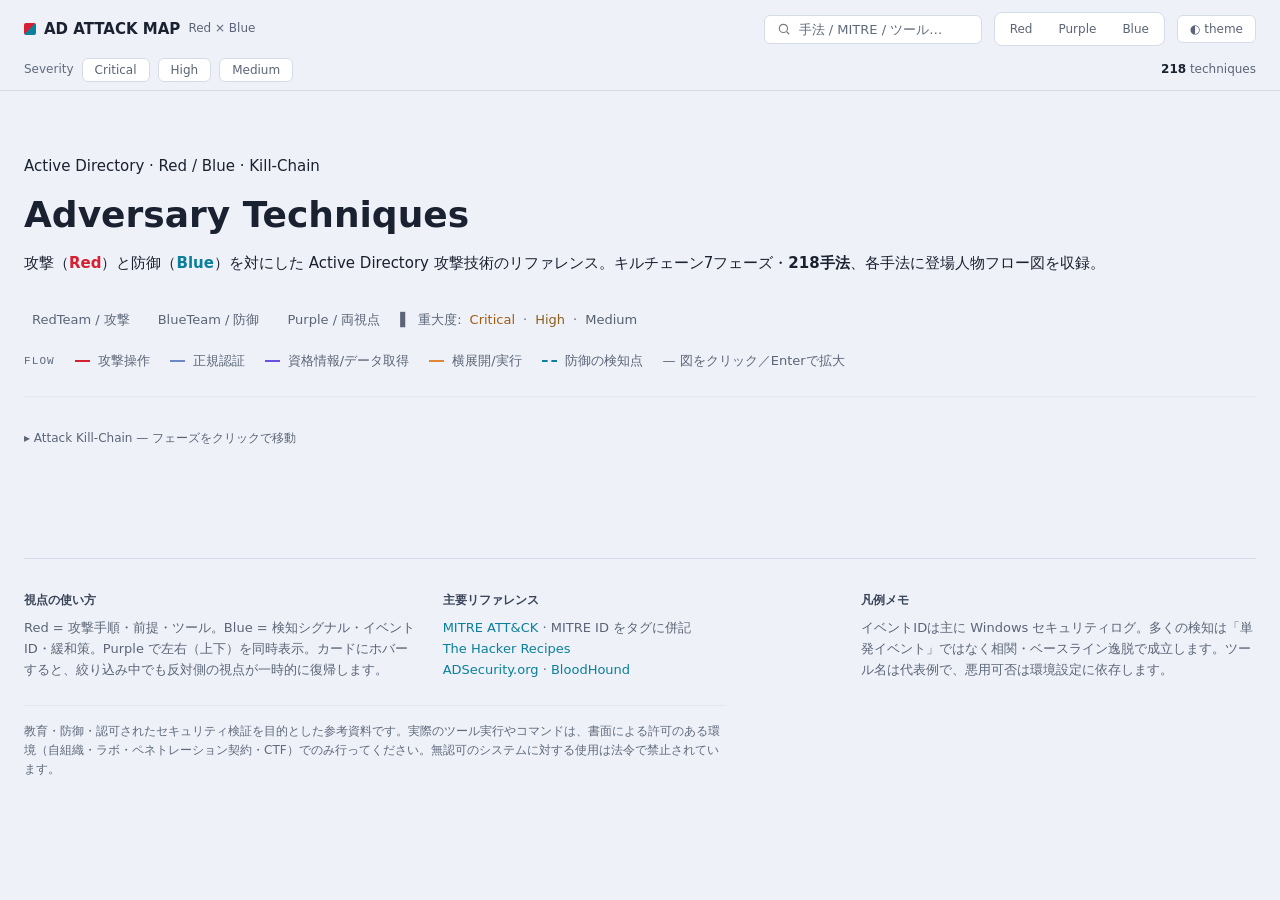
<file: ad-attack-map.html>
<!doctype html>
<html lang="ja">
<head>
<meta charset="utf-8">
<meta name="viewport" content="width=device-width, initial-scale=1">
<meta name="color-scheme" content="dark light">
<title>AD Attack Map — Red / Blue</title>
<link rel="stylesheet" href="css/styles.css">
</head>
<body>
<header class="topbar">
  <div class="topbar-inner">
    <div class="brand">
      <span class="dot" aria-hidden="true"></span>
      <b>AD ATTACK MAP</b>
      <span>Red × Blue</span>
    </div>
    <div class="spacer"></div>
    <span class="search">
      <svg aria-hidden="true" width="14" height="14" viewBox="0 0 24 24" fill="none" stroke="currentColor" stroke-width="2"><circle cx="11" cy="11" r="7"/><path d="m21 21-4.3-4.3"/></svg>
      <input id="q" type="search" aria-label="手法名・MITRE ID・ツール名で検索" placeholder="手法 / MITRE / ツール…" autocomplete="off" />
    </span>
    <div class="segmented" role="group" aria-label="表示視点（強調するレーンを切替）">
      <button data-view="red" aria-pressed="false" title="攻撃(Red)側を強調表示">Red</button>
      <button data-view="purple" aria-pressed="false" title="攻撃・防御の両方を表示">Purple</button>
      <button data-view="blue" aria-pressed="false" title="防御(Blue)側を強調表示">Blue</button>
    </div>
    <button class="iconbtn" id="themeBtn" aria-label="配色テーマを切替（ダーク／ライト）">◐ theme</button>
  </div>
  <div class="topbar-filters">
    <span class="fl">Severity</span>
    <button class="chip crit" data-sev="Critical" aria-pressed="false">Critical</button>
    <button class="chip" data-sev="High" aria-pressed="false">High</button>
    <button class="chip" data-sev="Medium" aria-pressed="false">Medium</button>
    <button class="clearbtn" id="clearFilters" hidden>× 絞り込み解除</button>
    <span class="rescount" id="rescount" role="status" aria-live="polite"><b>218</b> techniques</span>
  </div>
</header>

<div class="wrap">
  <section class="hero" aria-label="概要">
    <p class="eyebrow">Active Directory · <span class="rt">Red</span> / <span class="bt">Blue</span> · Kill-Chain</p>
    <h1 class="title">Adversary Techniques</h1>
    <p class="lede">攻撃（<b style="color:var(--offense)">Red</b>）と防御（<b style="color:var(--defense)">Blue</b>）を対にした Active Directory 攻撃技術のリファレンス。キルチェーン7フェーズ・<b>218手法</b>、各手法に登場人物フロー図を収録。</p>

    <div class="stats" id="stats"></div>

    <div class="legend">
      <span class="k"><span class="sw off"></span> RedTeam / 攻撃</span>
      <span class="k"><span class="sw def"></span> BlueTeam / 防御</span>
      <span class="k"><span class="sw pur"></span> Purple / 両視点</span>
      <span class="k"><span class="diamond">▌</span> 重大度: <span style="color:var(--sev-crit)">Critical</span> · <span style="color:var(--sev-high)">High</span> · <span style="color:var(--sev-med)">Medium</span></span>
    </div>

    <div class="legend flow">
      <span class="k" style="color:var(--faint);font-family:var(--mono);font-size:11px;letter-spacing:.1em">FLOW</span>
      <span class="k"><i class="ln k-attack"></i>攻撃操作</span>
      <span class="k"><i class="ln k-auth"></i>正規認証</span>
      <span class="k"><i class="ln k-data"></i>資格情報/データ取得</span>
      <span class="k"><i class="ln k-move"></i>横展開/実行</span>
      <span class="k"><i class="ln k-defense"></i>防御の検知点</span>
      <span class="k" style="color:var(--muted)">— 図をクリック／Enterで拡大</span>
    </div>
  </section>

  <nav class="spine-sec" aria-label="キルチェーン（フェーズへ移動）">
    <p class="spine-title">▸ Attack Kill-Chain — フェーズをクリックで移動</p>
    <div class="spine" id="spine"></div>
  </nav>

  <main id="main"></main>
  <div class="noresult" id="noresult">// 条件に一致する技術がありません — <button class="clearbtn" id="clearFilters2">絞り込みを解除</button></div>

  <footer>
    <div class="fgrid">
      <div>
        <h4>視点の使い方</h4>
        Red = 攻撃手順・前提・ツール。Blue = 検知シグナル・イベントID・緩和策。Purple で左右（上下）を同時表示。カードにホバーすると、絞り込み中でも反対側の視点が一時的に復帰します。
      </div>
      <div>
        <h4>主要リファレンス</h4>
        <a href="https://attack.mitre.org/" target="_blank" rel="noopener">MITRE ATT&amp;CK</a> · MITRE ID をタグに併記<br>
        <a href="https://www.thehacker.recipes/" target="_blank" rel="noopener">The Hacker Recipes</a><br>
        <a href="https://adsecurity.org/" target="_blank" rel="noopener">ADSecurity.org</a> · <a href="https://bloodhound.specterops.io/" target="_blank" rel="noopener">BloodHound</a>
      </div>
      <div>
        <h4>凡例メモ</h4>
        イベントIDは主に Windows セキュリティログ。多くの検知は「単発イベント」ではなく相関・ベースライン逸脱で成立します。ツール名は代表例で、悪用可否は環境設定に依存します。
      </div>
    </div>
    <p class="disc">教育・防御・認可されたセキュリティ検証を目的とした参考資料です。実際のツール実行やコマンドは、書面による許可のある環境（自組織・ラボ・ペネトレーション契約・CTF）でのみ行ってください。無認可のシステムに対する使用は法令で禁止されています。</p>
  </footer>
</div>

<div class="modal" id="modal" hidden>
  <div class="modal-backdrop" data-close></div>
  <div class="modal-card" role="dialog" aria-modal="true" aria-labelledby="m-title">
    <button class="modal-x" data-close aria-label="閉じる">✕</button>
    <div class="modal-body" id="modal-body"></div>
  </div>
</div>
<script src="js/data/phases.js"></script>
<script src="js/data/attacks.js"></script>
<script src="js/data/scenarios.js"></script>
<script src="js/util.js"></script>
<script src="js/components.js"></script>
<script src="js/diagram.js"></script>
<script src="js/views.js"></script>
<script src="js/modal.js"></script>
<script src="js/app.js"></script>
</body>
</html>
</file>
<file: css/styles.css>
@charset "utf-8";

/* styles.css — shared stylesheet for the attack map (index.html) and the
   concepts glossary (concepts.html). concepts.css (loaded only on the
   glossary page) adds glossary-only rules on top of the tokens and
   components defined here. */

/* ==========================================================================
   DESIGN TOKENS
   ========================================================================== */

/* Dark = the default world. Applies with no data-theme attribute set
   (regardless of OS preference) and whenever data-theme="dark" is forced. */
:root,
:root[data-theme="dark"] {
    /* cool-biased neutrals — dark is the primary world */
    --ground: #0a0d14;
    --ground-2: #0d111b;
    --panel: #141a26;
    --panel-2: #1a2130;
    --line: #262f40;
    --line-soft: #1c2433;
    --ink: #d7deec;
    --ink-2: #aab4c8;
    --muted: #7c889e;
    --faint: #808ca2;

    /* structural accents: offense / defense / purple-team */
    --offense: #f24c5c;
    --offense-dim: #b8404c;
    --offense-glow: rgba(242, 76, 92, 0.14);
    --offense-line: rgba(242, 76, 92, 0.32);
    --defense: #33bdd6;
    --defense-dim: #2f94a6;
    --defense-glow: rgba(51, 189, 214, 0.13);
    --defense-line: rgba(51, 189, 214, 0.30);
    --purple: #9b83f9;
    --purple-dim: #7a66d6;
    --purple-glow: rgba(155, 131, 249, 0.16);

    /* Ink for text sitting ON an accent fill. The accents are light in this
       theme and dark in the light theme, so the readable ink has to flip with
       them — a fixed #fff measured 3.52:1 on --offense and 3.00:1 on --purple
       (the latter being the default view, i.e. the most-seen state on the site). */
    --on-offense: var(--ground);
    --on-defense: #06222a;
    --on-purple: var(--ground);

    /* severity (amber ramp — the only warm hue, reserved) */
    --sev-crit: #f0a13a;
    --sev-high: #c98f4a;
    --sev-med: #7f8a9e;

    --shadow: 0 1px 2px rgba(0,0,0,0.26);
  }

  /* Light palette. NOTE: this palette is intentionally written TWICE — once
     inside the @media block below (applies when the OS prefers light and no
     theme is forced) and once as the explicit [data-theme="light"] override
     right after it. Plain CSS cannot share one declaration block across a
     media query and a top-level rule. If you change a value here, change the
     matching value in the other block too — they must stay in sync. */
  @media (prefers-color-scheme: light) {
    /* :not([data-theme="dark"]) is required here: without it, this block
       would re-apply the light palette even when data-theme="dark" is
       forced on an OS-light machine. */
    :root:not([data-theme="dark"]) {
      --ground: #eef1f7;
      --ground-2: #e7ebf3;
      --panel: #ffffff;
      --panel-2: #f5f7fb;
      --line: #d5dbe7;
      --line-soft: #e3e8f0;
      --ink: #1a2130;
      --ink-2: #3a4459;
      --muted: #5b6577;
      --faint: #5f6a7d;
      --offense: #d61f30;
      --offense-dim: #b23543;
      --offense-glow: rgba(214, 31, 48, 0.08);
      --offense-line: rgba(214, 31, 48, 0.28);
      --defense: #0b7f9b;
      --defense-dim: #2c7d90;
      --defense-glow: rgba(11, 127, 155, 0.08);
      --defense-line: rgba(11, 127, 155, 0.26);
      --purple: #6b4fe0;
      --purple-dim: #7a66d6;
      --purple-glow: rgba(107, 79, 224, 0.10);
      /* accents are dark here, so white is the readable ink (see the dark block) */
      --on-offense: #fff;
      --on-defense: #fff;
      --on-purple: #fff;
      --sev-crit: #a05c10;
      --sev-high: #8a611c;
      --sev-med: #556070;
      --shadow: 0 1px 2px rgba(20,30,50,0.05);
    }
  }
  /* Same light palette as above (kept in sync — see note above). This
     selector has the same specificity as :root:not([data-theme="dark"])
     above, so it must come AFTER the media query in source order to
     correctly win when data-theme="light" is forced on an OS-light machine;
     it simply doesn't match at all when the OS prefers dark. */
  :root[data-theme="light"] {
    --ground: #eef1f7;
    --ground-2: #e7ebf3;
    --panel: #ffffff;
    --panel-2: #f5f7fb;
    --line: #d5dbe7;
    --line-soft: #e3e8f0;
    --ink: #1a2130;
    --ink-2: #3a4459;
    --muted: #5b6577;
    --faint: #5f6a7d;
    --offense: #d61f30;
    --offense-dim: #b23543;
    --offense-glow: rgba(214, 31, 48, 0.08);
    --offense-line: rgba(214, 31, 48, 0.28);
    --defense: #0b7f9b;
    --defense-dim: #2c7d90;
    --defense-glow: rgba(11, 127, 155, 0.08);
    --defense-line: rgba(11, 127, 155, 0.26);
    --purple: #6b4fe0;
    --purple-dim: #7a66d6;
    --purple-glow: rgba(107, 79, 224, 0.10);
    /* accents are dark here, so white is the readable ink (see the dark block) */
    --on-offense: #fff;
    --on-defense: #fff;
    --on-purple: #fff;
    --sev-crit: #a05c10;
    --sev-high: #8a611c;
    --sev-med: #556070;
    --shadow: 0 1px 2px rgba(20,30,50,0.05);
  }

  /* theme-independent tokens (identical in both themes) */
  :root {
    --radius: 5px;
    /* Page width cap shared by .wrap and both topbar rows. Was a hard 1360px,
       which left ~600px of dead space per side on 2560px screens. Set a length
       here (e.g. 2400px) if full width ever feels too wide on ultrawide. */
    --page-max: none;
    --mono: "Cascadia Code", "JetBrains Mono", ui-monospace, "SF Mono", Consolas, "Liberation Mono", monospace;
    --sans: "Segoe UI", "Yu Gothic UI", "Hiragino Kaku Gothic ProN", "Noto Sans JP", system-ui, -apple-system, sans-serif;
  }

  /* ==========================================================================
     BASE + LAYOUT
     ========================================================================== */

  * { box-sizing: border-box; }
  html { scroll-behavior: smooth; }
  @media (prefers-reduced-motion: reduce) { html { scroll-behavior: auto; } }

  body {
    margin: 0;
    background: var(--ground);
    color: var(--ink);
    font-family: var(--sans);
    line-height: 1.6;
    -webkit-font-smoothing: antialiased;
    font-size: 15px;
  }

  .wrap { max-width: var(--page-max); margin: 0 auto; padding: 0 24px; }

  /* ==========================================================================
     TOP BAR
     ========================================================================== */
  .topbar {
    position: sticky; top: 0; z-index: 50;
    backdrop-filter: blur(12px);
    background: color-mix(in srgb, var(--ground) 82%, transparent);
    border-bottom: 1px solid var(--line);
  }
  .topbar-inner { display: flex; align-items: center; gap: 12px; padding: 12px 24px; max-width: var(--page-max); margin: 0 auto; flex-wrap: wrap; }
  .brand { display: flex; align-items: center; gap: 8px; font-family: var(--sans); font-weight: 600; }
  .brand .dot { width: 12px; height: 12px; border-radius: 2px;
    background: linear-gradient(135deg, var(--offense) 0 50%, var(--defense) 50% 100%); }
  .brand b { font-size: 15px; }
  .brand span { color: var(--muted); font-weight: 500; font-size: 12px; }
  .spacer { flex: 1 1 auto; }

  .search {
    display: flex; align-items: center; gap: 8px;
    background: var(--panel); border: 1px solid var(--line); border-radius: 6px;
    padding: 2px 12px; min-width: 180px;
  }
  .search input {
    border: 0; background: transparent; color: var(--ink); font-family: var(--sans); font-size: 13px; width: 100%; outline: none; padding: 4px 0;
  }
  .search input::placeholder { color: var(--faint); }
  .search svg { flex: none; opacity: 0.6; }

  /* view toggle */
  .segmented { display: inline-flex; background: var(--panel); border: 1px solid var(--line); border-radius: 8px; padding: 3px; gap: 2px; }
  .segmented button {
    font-family: var(--sans); font-size: 12px; font-weight: 500;
    border: 0; background: transparent; color: var(--muted); padding: 6px 12px; border-radius: 5px; cursor: pointer;
    transition: color .18s, background .18s, box-shadow .18s;
  }
  .segmented button:hover { color: var(--ink); }
  .segmented button.active { color: #fff; }
  /* Ink comes from the --on-* tokens so it flips with the palette; see the note
     beside them in DESIGN TOKENS. The previous fixed values failed AA on the
     dark theme's red (3.52:1) and purple (3.00:1) and on the light theme's
     blue (3.50:1) — the purple one being the default view. */
  body[data-view="red"] .segmented button[data-view="red"] { background: var(--offense); color: var(--on-offense); }
  body[data-view="purple"] .segmented button[data-view="purple"] { background: var(--purple); color: var(--on-purple); }
  body[data-view="blue"] .segmented button[data-view="blue"] { background: var(--defense); color: var(--on-defense); }

  .iconbtn { display: inline-flex; align-items: center; gap: 6px; font-family: var(--sans); font-size: 12px; background: var(--panel); border: 1px solid var(--line); color: var(--muted); border-radius: 6px; padding: 6px 12px; cursor: pointer; transition: color .18s, border-color .18s; }
  a.iconbtn { text-decoration: none; }
  .iconbtn svg { flex: none; }
  a.iconbtn:hover { color: var(--ink); border-color: var(--muted); }
  .iconbtn:hover { color: var(--ink); border-color: var(--muted); }

  /* sticky filter row (inside topbar) */
  .topbar-filters { display: flex; align-items: center; gap: 8px; flex-wrap: wrap; padding: 0 24px 8px; max-width: var(--page-max); margin: 0 auto; }
  .topbar-filters .fl { font-family: var(--sans); font-size: 12px; color: var(--faint); }
  .rescount { font-family: var(--sans); font-size: 12px; color: var(--muted); margin-left: auto; font-variant-numeric: tabular-nums; }
  .rescount b { color: var(--ink); }
  .clearbtn { font-family: var(--sans); font-size: 12px; background: transparent; border: 1px solid var(--line); color: var(--muted); border-radius: 6px; padding: 4px 12px; cursor: pointer; }
  .clearbtn:hover { color: var(--ink); border-color: var(--muted); }
  .clearbtn[hidden] { display: none; }

  /* ==========================================================================
     HERO + STATS
     ========================================================================== */
  .hero { padding: 48px 0 24px; border-bottom: 1px solid var(--line-soft); }
  h1.title { font-family: var(--sans); font-weight: 600; font-size: clamp(26px, 3.2vw, 36px); line-height: 1.2; margin: 0 0 12px; text-wrap: balance; }

  /* dataset counts: one quiet line, not a row of equal tiles */
  .stats { display: flex; flex-wrap: wrap; gap: 4px 20px; margin: 0; font-size: 13px; color: var(--muted); }
  .stat .n { font-family: var(--mono); font-size: 14px; font-weight: 500; color: var(--ink); font-variant-numeric: tabular-nums; margin-right: 4px; }
  .stat.crit .n { color: var(--sev-crit); }

  /* legend */
  .legend { display: flex; flex-wrap: wrap; gap: 8px 20px; margin: 20px 0 0; font-size: 13px; color: var(--muted); align-items: center; }
  .legend .k { display: inline-flex; align-items: center; gap: 8px; }
  .legend .lg-label { color: var(--faint); }

  /* ==========================================================================
     KILL-CHAIN SPINE
     ========================================================================== */
  .spine-sec { padding: 32px 0 8px; }
  .spine-title { font-family: var(--sans); font-size: 12px; color: var(--muted); margin: 0 0 12px; }
  .spine { display: grid; grid-auto-flow: column; grid-auto-columns: 1fr; gap: 0; align-items: stretch; overflow-x: auto; padding-bottom: 8px; }
  .phase-node {
    position: relative; text-align: left; background: var(--panel); border: 1px solid var(--line);
    padding: 16px; cursor: pointer; text-decoration: none; color: inherit; min-width: 150px;
    display: flex; flex-direction: column; gap: 4px; transition: border-color .2s, transform .2s, background .2s;
    font: inherit; font-family: var(--sans);
  }
  .phase-node:first-child { border-top-left-radius: var(--radius); border-bottom-left-radius: var(--radius); }
  .phase-node:last-child { border-top-right-radius: var(--radius); border-bottom-right-radius: var(--radius); }
  .phase-node + .phase-node { border-left: 0; }
  .phase-node:hover { background: var(--panel-2); border-color: var(--muted); z-index: 2; }
  .phase-node.disabled { opacity: 0.4; pointer-events: none; }
  .phase-node[aria-expanded="true"] { background: var(--panel-2); border-color: var(--muted); z-index: 2; }
  .phase-node .pnum { font-family: var(--mono); font-size: 12px; color: var(--faint); }
  .phase-node .pname { font-weight: 600; font-size: 14px; line-height: 1.25; }
  .phase-node .pcount { font-family: var(--sans); font-size: 11px; color: var(--muted); margin-top: 4px; }
  .phase-node .rail { display: none; }
  .phase-node .arrow { position: absolute; right: -9px; top: 50%; transform: translateY(-50%); z-index: 3; color: var(--line); transition: transform .18s; }
  .phase-node:last-child .arrow { display: none; }
  .phase-node[aria-expanded="true"] .arrow { transform: translateY(-50%) rotate(90deg); }

  /* ==========================================================================
     SPINE TOC — phase accordion panel
     ========================================================================== */
  .spine-toc { margin-top: 10px; }
  .spine-toc[hidden] { display: none; }
  .ptoc { border: 1px solid var(--line); border-radius: var(--radius); background: var(--panel); padding: 12px 16px 16px; }
  .ptoc[hidden] { display: none; }
  .ptoc-head { display: flex; align-items: baseline; gap: 10px; border-bottom: 1px solid var(--line); padding-bottom: 8px; margin-bottom: 10px; }
  .ptoc-head .ptoc-idx { font-family: var(--mono); font-size: 11px; color: var(--faint); }
  .ptoc-head .ptoc-name { font-weight: 600; font-size: 15px; }
  .ptoc-group { font-family: var(--sans); font-size: 12px; color: var(--muted); margin: 12px 0 8px; }
  .ptoc-group .ptoc-gc { color: var(--faint); }
  .ptoc-body { display: grid; grid-template-columns: repeat(auto-fill, minmax(300px, 1fr)); gap: 2px 16px; }
  .ptoc-item { display: flex; align-items: baseline; gap: 10px; padding: 6px 12px; border: 0; border-left: 2px solid var(--line); background: transparent; cursor: pointer; text-align: left; font-family: inherit; color: var(--ink-2); font-size: 13px; transition: background .14s, color .14s, border-color .14s; }
  .ptoc-item:hover { background: var(--panel-2); color: var(--ink); border-left-color: var(--muted); }
  .ptoc-item.sev-Critical { border-left-color: var(--sev-crit); }
  .ptoc-item.sev-High { border-left-color: var(--sev-high); }
  .ptoc-item .ptoc-t { flex: 1; font-weight: 500; }
  .ptoc-item .ptoc-meta { font-family: var(--mono); font-size: 11px; color: var(--faint); }
  .card { scroll-margin-top: 90px; }
  .card.flash { animation: cardflash 1.1s ease; }
  @keyframes cardflash { 0% { border-color: var(--defense); box-shadow: 0 0 0 3px var(--defense-glow); } 100% { } }
  @media (prefers-reduced-motion: reduce) { .card.flash { animation: none; } }

  /* ==========================================================================
     PHASE + GROUP HEADINGS
     ========================================================================== */
  main { padding: 10px 0 40px; }
  .phase-block { padding: 32px 0 8px; scroll-margin-top: 76px; }
  .phase-head { display: flex; align-items: baseline; gap: 12px; margin: 0 0 4px; flex-wrap: wrap; }
  .phase-head .idx { font-family: var(--mono); font-size: 13px; color: var(--ink-2); font-weight: 500; }
  .phase-head h2 { font-family: var(--sans); font-size: 22px; margin: 0; font-weight: 600; letter-spacing: -0.01em; }
  .phase-head .cnt { font-family: var(--sans); font-size: 12px; color: var(--faint); margin-left: auto; }
  .phase-desc { color: var(--ink-2); font-size: 14px; margin: 8px 0 20px; max-width: 90ch; }

  .group-label { font-family: var(--sans); font-size: 12px; color: var(--muted); margin: 24px 0 12px; display: flex; align-items: center; gap: 10px; }
  .group-label::after { content: ""; flex: 1; height: 1px; background: var(--line-soft); }

  /* ==========================================================================
     CARD GRID
     ========================================================================== */
  /* CSS Grid (was multi-column masonry). Grid lays out incrementally, keeps
     lazily-filled cards from re-balancing/jumping the whole column on scroll,
     and pairs cleanly with .card's content-visibility for a fast first paint. */
  .grid { display: grid; grid-template-columns: repeat(auto-fill, minmax(320px, 1fr)); gap: 14px; align-items: start; }
  .gcount { font-family: var(--mono); color: var(--faint); font-size: 11px; }

  /* ==========================================================================
     CARD
     ========================================================================== */
  .card {
    background: var(--panel); border: 1px solid var(--line); border-radius: var(--radius);
    overflow: hidden; box-shadow: var(--shadow); position: relative;
    display: flex; flex-direction: column;
    transition: border-color .16s;
    content-visibility: auto; contain-intrinsic-size: auto 560px;
  }
  .card:hover { border-color: var(--muted); }
  .card-body[data-lazy] { min-height: 360px; }

  .card-head { padding: 16px 16px 12px; border-bottom: 1px solid var(--line-soft); }
  .card-title-row { display: flex; align-items: flex-start; gap: 10px; }
  .card h3 { font-size: 16px; margin: 0; font-weight: 600; line-height: 1.3; }
  .card .aka { color: var(--muted); font-size: 12px; font-family: var(--mono); margin-top: 4px; }
  .sev-badge { flex: none; margin-left: auto; font-family: var(--sans); font-size: 11px; font-weight: 500; padding: 2px 8px; border-radius: 4px; white-space: nowrap; }
  .sev-Critical .sev-badge { color: var(--sev-crit); background: color-mix(in srgb, var(--sev-crit) 15%, transparent); border: 1px solid color-mix(in srgb, var(--sev-crit) 45%, transparent); }
  .sev-High .sev-badge { color: var(--sev-high); background: color-mix(in srgb, var(--sev-high) 13%, transparent); border: 1px solid color-mix(in srgb, var(--sev-high) 40%, transparent); }
  .sev-Medium .sev-badge { color: var(--sev-med); background: color-mix(in srgb, var(--sev-med) 14%, transparent); border: 1px solid color-mix(in srgb, var(--sev-med) 38%, transparent); }

  .summary { color: var(--ink-2); font-size: 14px; margin: 8px 0 12px; }

  .tags { display: flex; flex-wrap: wrap; gap: 6px; }
  .tag { font-family: var(--mono); font-size: 11px; color: var(--muted); background: var(--panel-2); border-radius: 4px; padding: 2px 6px; }
  .tag.mitre { color: var(--ink-2); }
  .tag.cve { color: var(--sev-crit); }

  /* ==========================================================================
     LANES + HUNT BLOCKS
     ========================================================================== */
  /* offense / defense split */
  /* minmax(0, 1fr), not 1fr: a bare `1fr` is minmax(auto, 1fr), and the `auto`
     minimum is min-content. The hunt blocks contain <pre class="kql"> with
     white-space:pre, whose min-content width is the longest query line — so an
     opened query block stretched the lane to ~1065px inside a 399px card and
     .card{overflow:hidden} silently clipped two thirds of the prose. */
  .split { display: grid; grid-template-columns: minmax(0, 1fr); }
  .lane { min-width: 0; padding: 12px 16px; transition: opacity .28s, filter .28s; }
  .lane.off { border-bottom: 1px solid var(--line-soft); }
  .lane-head { display: flex; align-items: center; gap: 8px; font-family: var(--sans); font-size: 12px; font-weight: 600; margin-bottom: 8px; }
  /* Mixed toward --ink so the label gains contrast in both themes (ink is light
     on dark, dark on light). Plain --offense on the red lane tint was 4.27:1. */
  .lane.off .lane-head, .m-lane.off h3 { color: color-mix(in srgb, var(--offense) 80%, var(--ink)); }
  .lane.def .lane-head { color: var(--defense); }
  /* AD.ICONS emits <svg class="ic"> with a viewBox but no width/height, so it
     needs explicit sizing or it falls back to the 300x150 replaced-element
     default. Scoped to .lane-head this only covered the card; the modal's
     .m-lane h3 used the same icons and rendered them at ~285px. Size the
     class itself so every consumer is covered. */
  .ic { width: 15px; height: 15px; flex: none; display: inline-flex; }
  .hl-def { color: var(--defense); }
  .hl-tri { color: var(--defense); }
  .triage { background: var(--panel-2); border-radius: 5px; padding: 8px 12px; }
  /* Advanced Hunting (KQL) collapsible block — shared by card + modal lanes */
  .hunt { margin: 0 0 8px; border-radius: 5px; background: var(--panel-2); overflow: hidden; }
  .hunt > summary { cursor: pointer; list-style: none; display: flex; align-items: center; gap: 8px; padding: 8px 12px; font-family: var(--sans); font-size: 12px; color: var(--defense); user-select: none; }
  .hunt > summary::-webkit-details-marker { display: none; }
  .hunt > summary::before { content: "\25B8"; font-size: 10px; color: var(--faint); transition: transform .15s; }
  .hunt[open] > summary::before { transform: rotate(90deg); }
  .hunt > summary:hover { color: var(--defense-dim); }
  .hunt .hq-n { margin-left: auto; font-size: 11px; color: var(--faint); font-variant-numeric: tabular-nums; }
  .hunt-hint { margin: 0 12px 8px !important; font-size: 12px !important; color: var(--muted) !important; }
  .hunt .hq { margin: 0 12px 12px; }
  .hunt .hq-cap { font-size: 12px; color: var(--ink-2); margin-bottom: 4px; line-height: 1.45; }
  .hunt .hq-plat { font-family: var(--mono); font-size: 11px; font-weight: 500; padding: 1px 6px; border-radius: 4px; }
  .plat-mde { background: #6ea8fe; color: #05173a; }
  /* The only plat badge whose fill is a theme token rather than a fixed colour,
     so its ink has to flip too — a fixed dark ink measured 3.56:1 once the light
     theme darkened --defense to #0b7f9b. The rest use fixed fills and are stable. */
  .plat-mdi { background: var(--defense); color: var(--on-defense); }
  .plat-sentinel { background: #b98cff; color: #12071f; }
  .plat-entra { background: #f2c14e; color: #2a1f00; }
  /* Umbrella product for MDE/MDI — kept in the same blue/teal family but at
     a distinct hue/value so the badge still reads as its own platform. */
  .plat-defender-xdr { background: #4d84d1; color: #041129; }
  /* CrowdStrike Falcon block (distinct red accent) + dialect badges */
  .hunt.cs > summary { color: #e2685a; }
  .hunt.cs > summary:hover { color: #c9483c; }
  .plat-event-search { background: #e2685a; color: #2a0808; }
  .plat-logscale { background: #f2955a; color: #2a1400; }
  .plat-identity-protection { background: #e2b85a; color: #2a1f00; }
  .hunt pre.kql { margin: 0; padding: 8px 12px; background: var(--ground-2); border-radius: 4px; overflow-x: auto; }
  .hunt pre.kql code { display: block; font-family: var(--mono); font-size: 12px; line-height: 1.5; color: var(--ink); white-space: pre; background: none; border: 0; padding: 0; border-radius: 0; }
  /* Command-example block. Reuses the .hunt chrome but is rendered *outside*
     the offense/defense lanes: the same string is what the intruder types and
     what the analyst matches on, so neither view may dim it. Hence the purple
     ("both sides") accent rather than the red or teal one. */
  .cmds { margin: 12px 16px 4px; }
  .cmds > summary { color: var(--purple); }
  .cmds > summary:hover { color: var(--purple-dim); }
  /* Ink rather than --purple for the label: purple-on-purple-glow measured
     4.20:1 (dark) / 4.48:1 (light), both under AA, and this badge carries the
     tool name — the part a reader most needs to read. The purple border and
     tint still tie it to the block; --ink measures 9.31 / 13.12. */
  .cmd-tool { font-family: var(--mono); font-size: 11px; font-weight: 500; padding: 1px 6px; border-radius: 4px; color: var(--ink); background: var(--purple-glow); border: 1px solid var(--purple-dim); }
  /* .hq-cap sits outside .lane here, so the inline <code> from the caption's
     backticks needs its own rule — .lane code does not reach it. */
  .cmds .hq-cap code { font-family: var(--mono); font-size: 11px; color: var(--ink); background: var(--panel); border-radius: 4px; padding: 0 4px; }
  /* In the modal the body already supplies the horizontal padding. */
  #modal-body > .cmds { margin: 12px 0 14px; }
  .lane p { margin: 0 0 8px; font-size: 13px; color: var(--ink-2); }
  .lane p:last-child { margin-bottom: 0; }
  .lane .meta { display: block; margin-top: 8px; }
  .lane .meta .ml { font-family: var(--sans); font-size: 11px; color: var(--faint); display: block; margin-bottom: 4px; }
  .lane code, .lane .mono { font-family: var(--mono); font-size: 12px; color: var(--ink); background: var(--panel-2); border-radius: 4px; padding: 1px 4px; }
  /* Tools / Event ID are comma-joined lists that routinely contain a single
     unbreakable ASCII run (longest in the data: 148 chars). Without this the
     run overflows the card and .card{overflow:hidden} clips it with no
     ellipsis and no scrollbar — the text simply vanishes. `anywhere` rather
     than `break-word` because only `anywhere` also lowers min-content width,
     which keeps the modal from gaining a horizontal scrollbar for the same
     string. `.lane code` (backtick fragments) is left alone deliberately. */
  .lane .mono, .m-lane .mono { overflow-wrap: anywhere; }
  .lane.off { background: var(--offense-glow); }
  .lane.def { background: var(--defense-glow); }

  /* view dimming */
  body[data-view="red"] .lane.def { opacity: 0.5; filter: grayscale(0.35); }
  body[data-view="blue"] .lane.off { opacity: 0.5; filter: grayscale(0.35); }
  body[data-view="red"] .card:hover .lane.def, body[data-view="red"] .card:focus-within .lane.def,
  body[data-view="blue"] .card:hover .lane.off, body[data-view="blue"] .card:focus-within .lane.off { opacity: 1; filter: none; }

  /* hidden by filter/search */
  .card.hide, .phase-block.hide { display: none; }
  .noresult { text-align: center; color: var(--muted); font-family: var(--sans); padding: 60px 0; display: none; }
  .noresult.show { display: block; }

  /* severity filter chips */
  .chip { font-family: var(--sans); font-size: 12px; border: 1px solid var(--line); background: var(--panel); color: var(--muted); border-radius: 6px; padding: 4px 12px; cursor: pointer; transition: color .16s, border-color .16s, background-color .16s; }
  .chip[aria-pressed="true"] { color: var(--ink); border-color: var(--muted); background: color-mix(in srgb, var(--muted) 14%, transparent); }
  .chip.crit[aria-pressed="true"] { color: var(--sev-crit); border-color: var(--sev-crit); background: color-mix(in srgb, var(--sev-crit) 12%, transparent); }

  /* ==========================================================================
     FOOTER
     ========================================================================== */
  footer { border-top: 1px solid var(--line); margin-top: 32px; padding: 32px 0 64px; color: var(--muted); font-size: 13px; }
  footer .fgrid { display: grid; grid-template-columns: repeat(auto-fit, minmax(220px, 1fr)); gap: 24px; }
  footer h4 { font-family: var(--sans); font-size: 12px; font-weight: 600; color: var(--ink-2); margin: 0 0 8px; }
  footer a { color: var(--defense); text-decoration: none; }
  footer a:hover { text-decoration: underline; }
  footer .disc { margin-top: 24px; padding-top: 16px; border-top: 1px solid var(--line-soft); font-size: 12px; color: var(--faint); max-width: 92ch; }

  /* ==========================================================================
     UTILITIES + STATES
     ========================================================================== */
  /* reveal animation */
  .reveal { opacity: 0; transform: translateY(12px); }
  .reveal.in { opacity: 1; transform: none; transition: opacity .5s ease, transform .5s ease; }
  @media (prefers-reduced-motion: reduce) { .reveal, .reveal.in { opacity: 1; transform: none; transition: none; } }

  :focus-visible { outline: 2px solid var(--purple); outline-offset: 2px; border-radius: 4px; }

  /* ==========================================================================
     DIAGRAM — attack-flow sequence diagram
     ========================================================================== */
  .k-attack  { --kc: var(--offense); }
  .k-auth    { --kc: #6f86c9; }
  .k-data    { --kc: var(--purple); }
  .k-move    { --kc: #e0863a; }
  .k-defense { --kc: var(--defense); }
  /* NOTE: deliberately scoped to the EXPLICIT light theme only. Do not add
     :root:not([data-theme="dark"]) here — that selector also matches the
     default (no-attribute) state, which would apply the light-tuned blue on
     OS-dark machines. See the theming note in the DESIGN TOKENS section. */
  :root[data-theme="light"] .k-auth { --kc: #4a63b8; }

  .diagram { margin: 12px 0 4px; background: var(--ground-2); }
  .diagram-head { display: flex; align-items: center; justify-content: space-between; gap: 8px; padding: 8px 12px 4px; }
  .diagram-head .dl { font-family: var(--sans); font-size: 11px; color: var(--faint); display: flex; align-items: center; gap: 6px; }
  .expand { font-family: var(--sans); font-size: 11px; color: var(--muted); background: var(--panel-2); border: 1px solid var(--line); border-radius: 6px; padding: 5px 8px; cursor: pointer; transition: color .15s, border-color .15s; white-space: nowrap; }
  .expand:hover { color: var(--ink); border-color: var(--muted); }
  .dscroll { overflow-x: auto; padding: 2px 8px 8px; scrollbar-width: thin; scrollbar-color: var(--line) transparent; }
  .dscroll::-webkit-scrollbar { height: 6px; }
  .dscroll::-webkit-scrollbar-thumb { background: var(--line); border-radius: 3px; }
  .diagram { cursor: pointer; }
  .diagram:hover .expand { color: var(--ink); border-color: var(--muted); }
  .diagram:focus-visible { outline: 2px solid var(--purple); outline-offset: 2px; }

  svg.seq { display: block; }
  svg.seq text { font-family: var(--sans); }
  svg.seq .lifeline { stroke: var(--faint); stroke-width: 1.2; stroke-dasharray: 3 4; opacity: .7; }
  svg.seq .anode { fill: var(--panel); stroke-width: 1.5; }
  svg.seq .aicon { fill: none; stroke: currentColor; stroke-width: 1.7; stroke-linecap: round; stroke-linejoin: round; }
  svg.seq .alabel { fill: var(--ink); font-size: 10px; }
  svg.seq .slabel { fill: var(--ink-2); font-size: 10px; }
  svg.seq .snum { fill: #fff; font-size: 9px; font-weight: 700; font-family: var(--mono); }
  svg.seq .arrow { stroke: var(--kc); stroke-width: 1.8; fill: none; }
  /* Currently matches nothing (every defense step so far happens to render
     as a self-box), but a cross-actor defense step is legal data — keep. */
  svg.seq .arrow.k-defense { stroke-dasharray: 5 4; }
  svg.seq .ahead { fill: var(--kc); stroke: none; }
  svg.seq .badge { fill: var(--kc); stroke: none; }
  svg.seq .selfbox { fill: var(--panel-2); stroke: var(--kc); stroke-width: 1.4; stroke-dasharray: 4 3; }
  .g-off { color: var(--offense); } svg.seq .anode.g-off { stroke: var(--offense); }
  .g-def { color: var(--defense); } svg.seq .anode.g-def { stroke: var(--defense); }
  .g-pur { color: var(--purple); }  svg.seq .anode.g-pur { stroke: var(--purple); }
  .g-neu { color: var(--muted); }   svg.seq .anode.g-neu { stroke: var(--line); }

  i.ln { width: 15px; height: 0; border-top: 2px solid var(--kc); display: inline-block; }
  i.ln.k-defense { border-top-style: dashed; }

  /* ==========================================================================
     MODAL
     ========================================================================== */
  .modal[hidden] { display: none; }
  .modal { position: fixed; inset: 0; z-index: 100; display: grid; place-items: center; padding: 24px; }
  .modal-backdrop { position: absolute; inset: 0; background: color-mix(in srgb, var(--ground) 72%, transparent); backdrop-filter: blur(6px); }
  .modal-card { position: relative; z-index: 1; background: var(--panel); border: 1px solid var(--line); border-radius: 8px; box-shadow: 0 24px 60px -24px rgba(0,0,0,.6); max-width: min(960px, 94vw); max-height: 90vh; overflow: auto; width: 100%; }
  .modal-x { position: absolute; top: 12px; right: 12px; z-index: 2; background: var(--panel-2); border: 1px solid var(--line); color: var(--muted); border-radius: 8px; width: 32px; height: 32px; cursor: pointer; font-size: 15px; line-height: 1; }
  .modal-x:hover { color: var(--ink); border-color: var(--muted); }
  .modal-body { padding: 24px 24px 32px; }
  .modal-body .m-eyebrow { font-family: var(--sans); font-size: 12px; color: var(--muted); margin: 0 0 6px; }
  .modal-body h2 { font-family: var(--sans); font-size: 22px; font-weight: 600; margin: 0 0 8px; line-height: 1.2; text-wrap: balance; padding-right: 36px; }
  .modal-body .m-aka { font-family: var(--mono); font-size: 12px; color: var(--muted); margin: 0 0 12px; }
  .modal-body .m-tags { display: flex; flex-wrap: wrap; gap: 6px; margin-bottom: 14px; }
  .modal-body .m-summary { color: var(--ink-2); font-size: 14px; margin: 0 0 16px; max-width: 76ch; }
  .m-diagram { border-radius: 6px; background: var(--ground-2); padding: 6px 10px 4px; margin-bottom: 6px; overflow-x: auto; }
  .m-seqlegend { display: flex; flex-wrap: wrap; gap: 4px 16px; margin: 0 0 20px; font-size: 12px; color: var(--muted); font-family: var(--sans); }
  .m-seqlegend span { display: inline-flex; align-items: center; gap: 6px; }
  /* minmax(0, …) for the same reason as .split — see the note there. */
  .m-lanes { display: grid; grid-template-columns: minmax(0, 1fr) minmax(0, 1fr); gap: 14px; }
  .m-lane { min-width: 0; border-radius: 6px; padding: 16px; }
  .m-lane.off { background: var(--offense-glow); }
  .m-lane.def { background: var(--defense-glow); }
  .m-lane h3 { font-family: var(--sans); font-size: 12px; font-weight: 600; margin: 0 0 12px; display: flex; align-items: center; gap: 8px; }
  .m-lane.def h3 { color: var(--defense); }
  .m-lane p { font-size: 13px; color: var(--ink-2); margin: 0 0 10px; }
  .m-lane .ml { font-family: var(--sans); font-size: 11px; color: var(--faint); display: block; margin: 12px 0 4px; }
  .m-lane .mono { font-family: var(--mono); font-size: 12px; color: var(--ink); background: var(--panel-2); border-radius: 4px; padding: 2px 6px; display: inline-block; }
  @media (max-width: 620px) { .m-lanes { grid-template-columns: minmax(0, 1fr); } .modal-body { padding: 20px 18px 24px; } }

  /* ==========================================================================
     BACK TO TOP
     ========================================================================== */
  /* z-index 40: below .topbar (50) and .modal (100), above ordinary page content. */
  .to-top {
    position: fixed; right: 20px; bottom: 20px; bottom: calc(20px + env(safe-area-inset-bottom, 0px));
    z-index: 40;
    width: 42px; height: 42px; border-radius: 50%;
    display: flex; align-items: center; justify-content: center;
    background: var(--panel); border: 1px solid var(--line); color: var(--muted);
    box-shadow: var(--shadow); cursor: pointer;
    opacity: 0; visibility: hidden; transform: translateY(8px); pointer-events: none;
    transition: opacity .18s, transform .18s, visibility .18s, border-color .18s, color .18s;
  }
  .to-top.show { opacity: 1; visibility: visible; transform: none; pointer-events: auto; }
  .to-top:hover { color: var(--ink); border-color: var(--muted); }
  .to-top:focus-visible { opacity: 1; visibility: visible; pointer-events: auto; outline: 2px solid var(--purple); outline-offset: 2px; }
  @media (prefers-reduced-motion: reduce) { .to-top { transition: none; } }

  /* ==========================================================================
     RESPONSIVE
     ========================================================================== */
  @media (max-width: 640px) {
    .grid { grid-template-columns: 1fr; }
    .brand span { display: none; }
    .wrap { padding: 0 16px; }
    .hero { padding: 24px 0 16px; }
    .topbar-inner { gap: 8px; padding: 8px 16px; }
    .search { flex: 1 1 100%; order: 5; }
    .topbar-filters { padding: 0 16px 8px; }
    .segmented button { padding: 6px 10px; }
    .to-top { right: 12px; bottom: calc(12px + env(safe-area-inset-bottom, 0px)); }
  }
</file>
